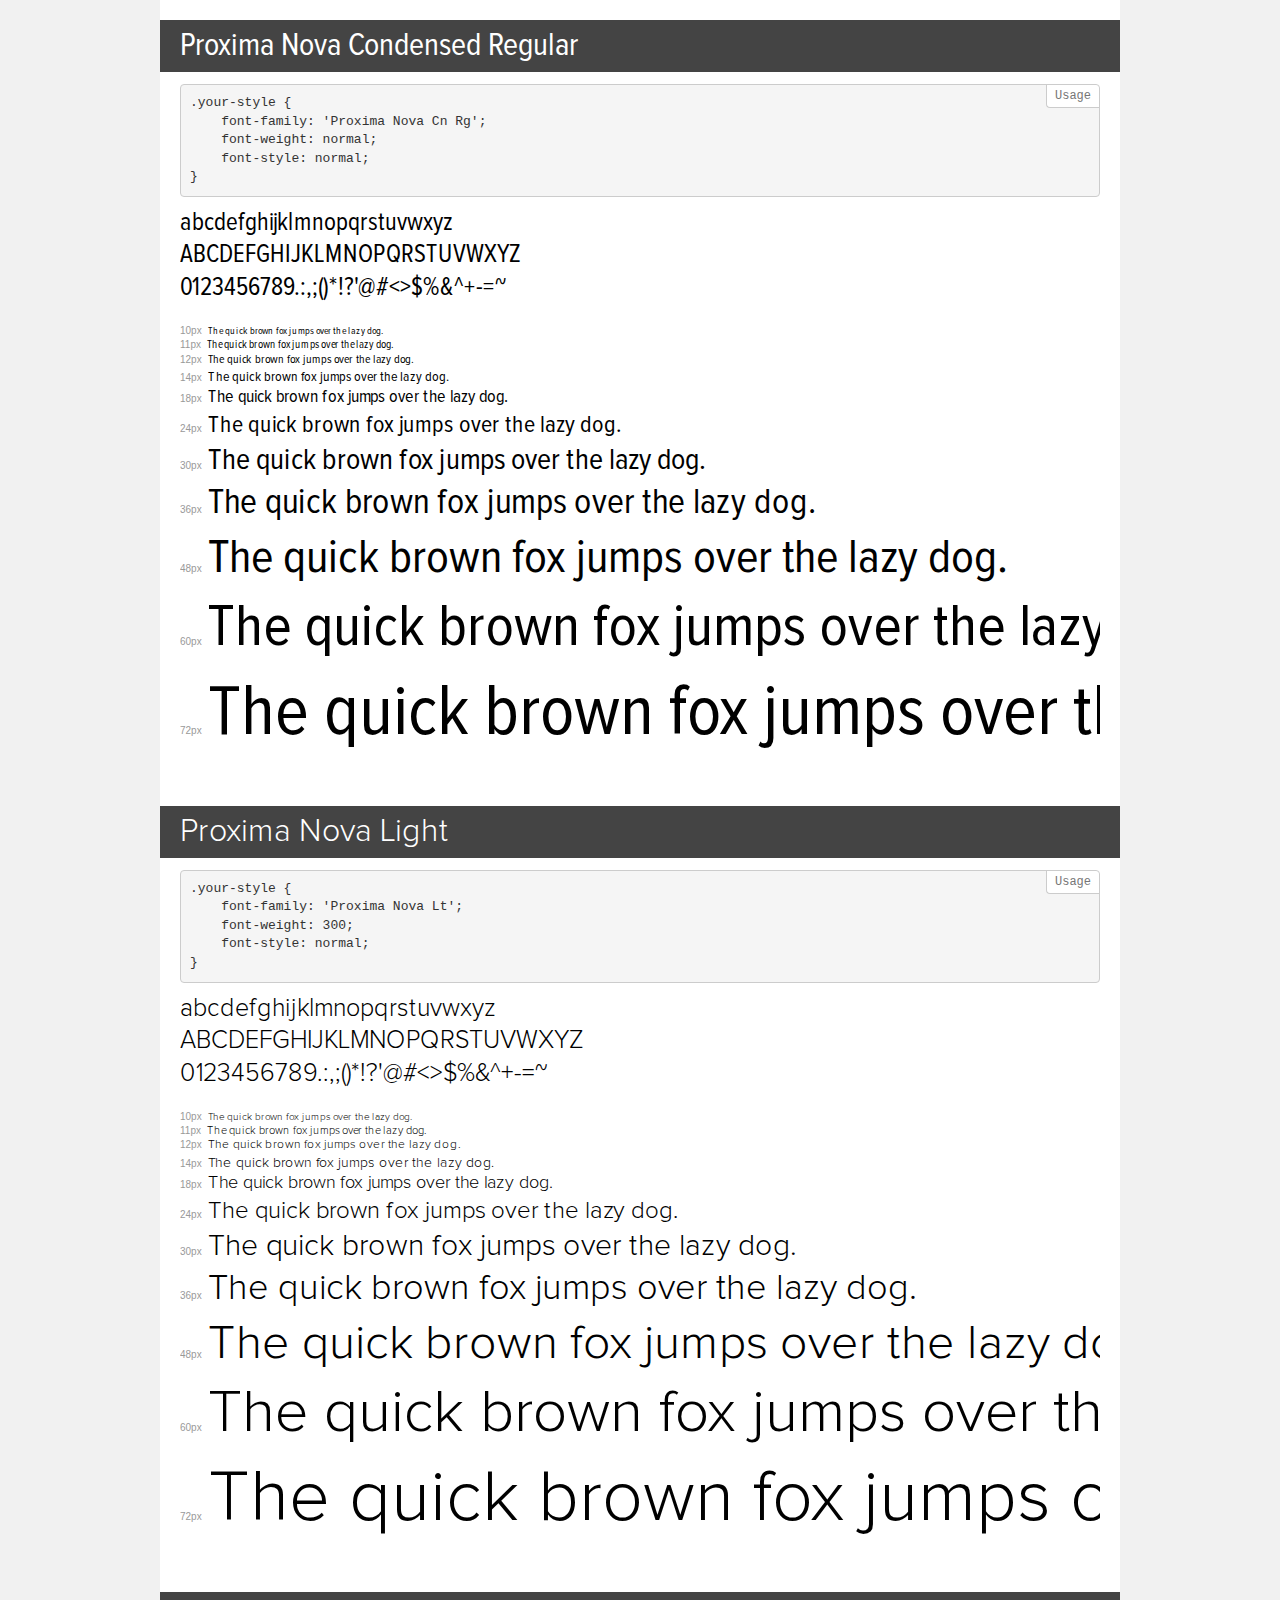
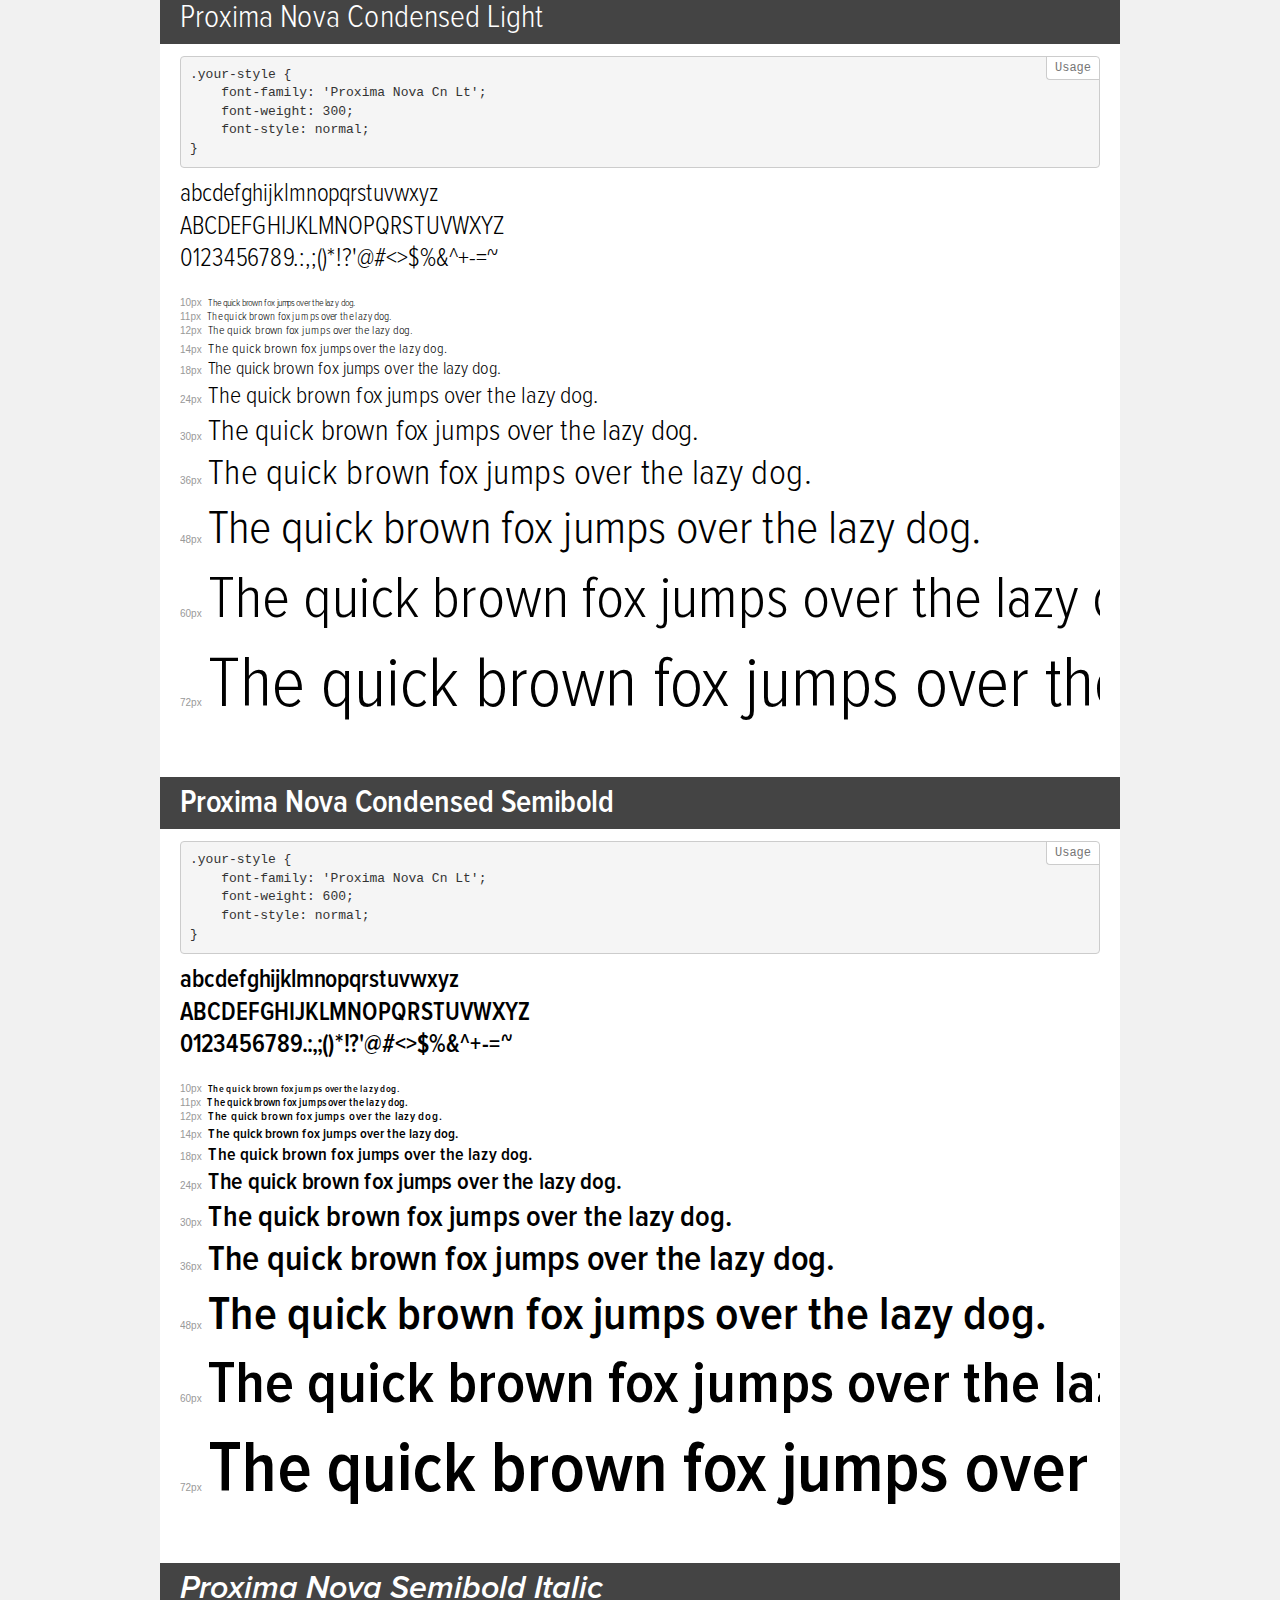
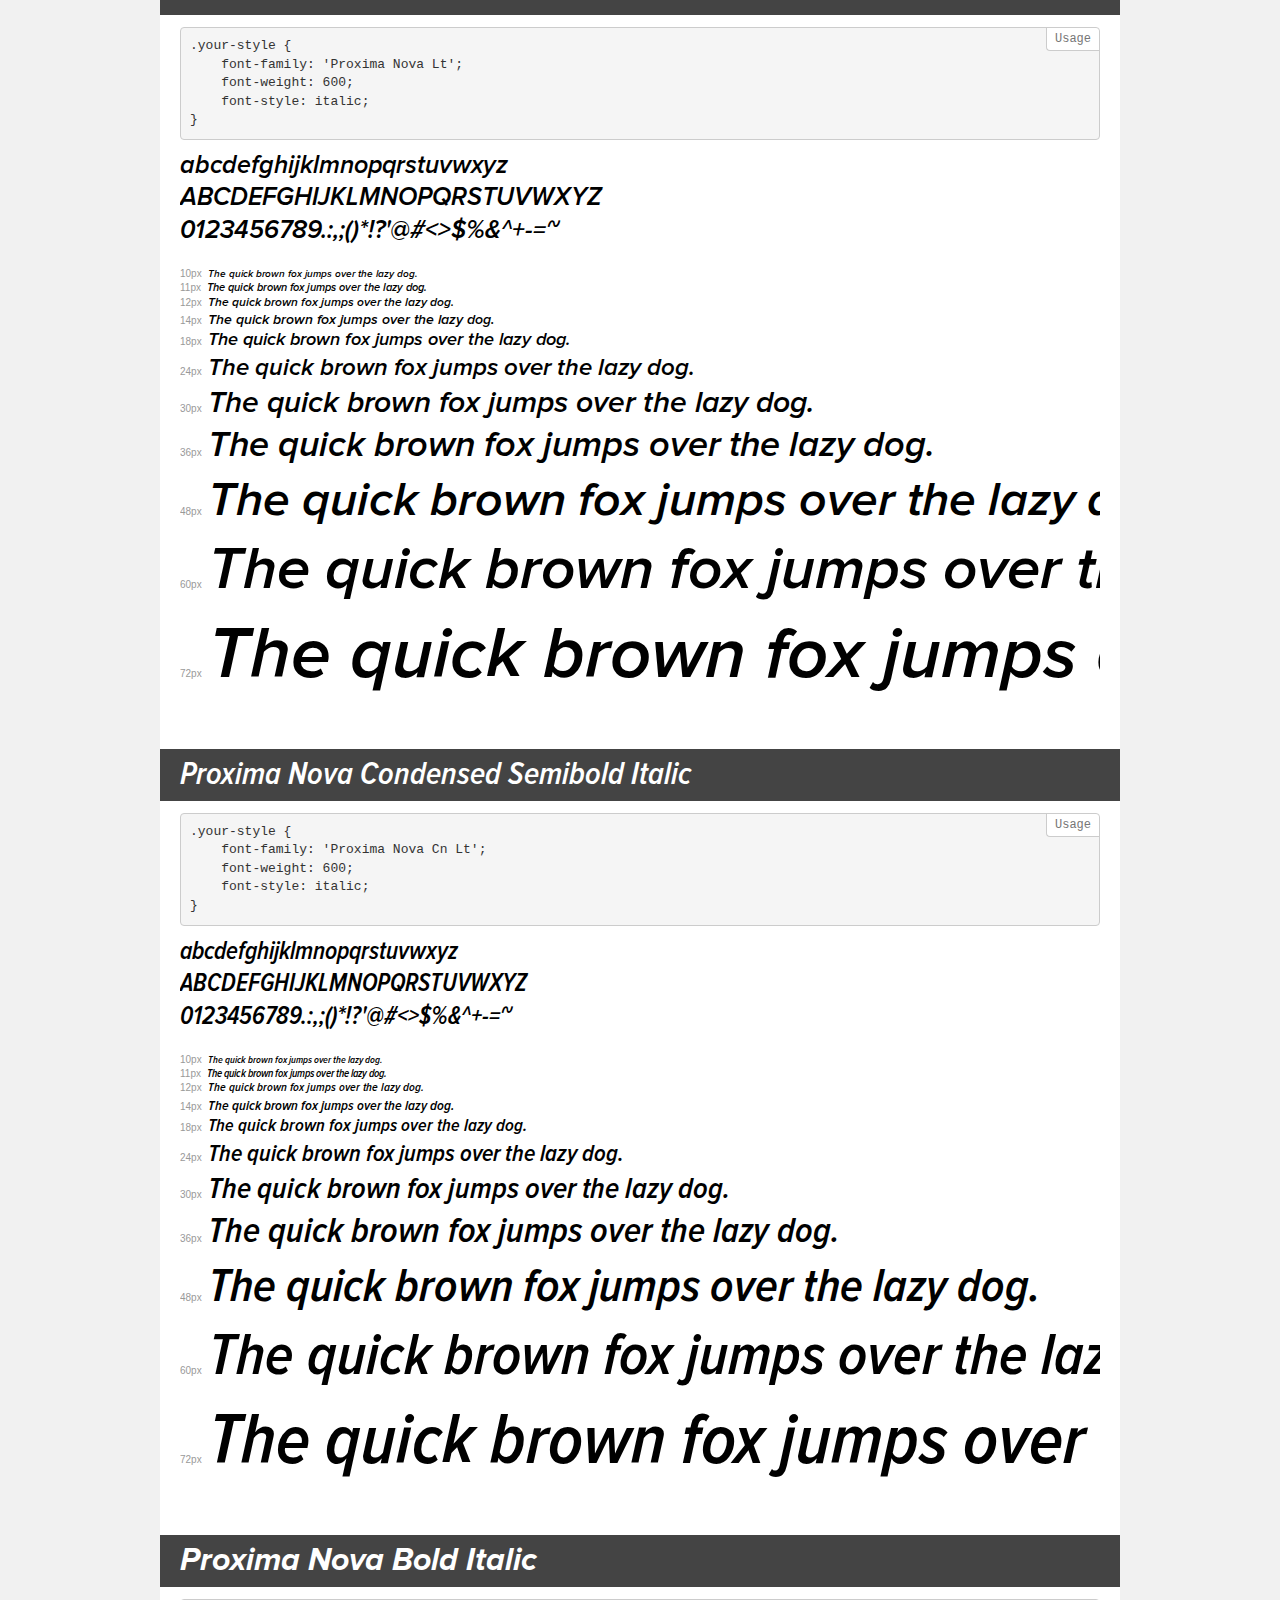
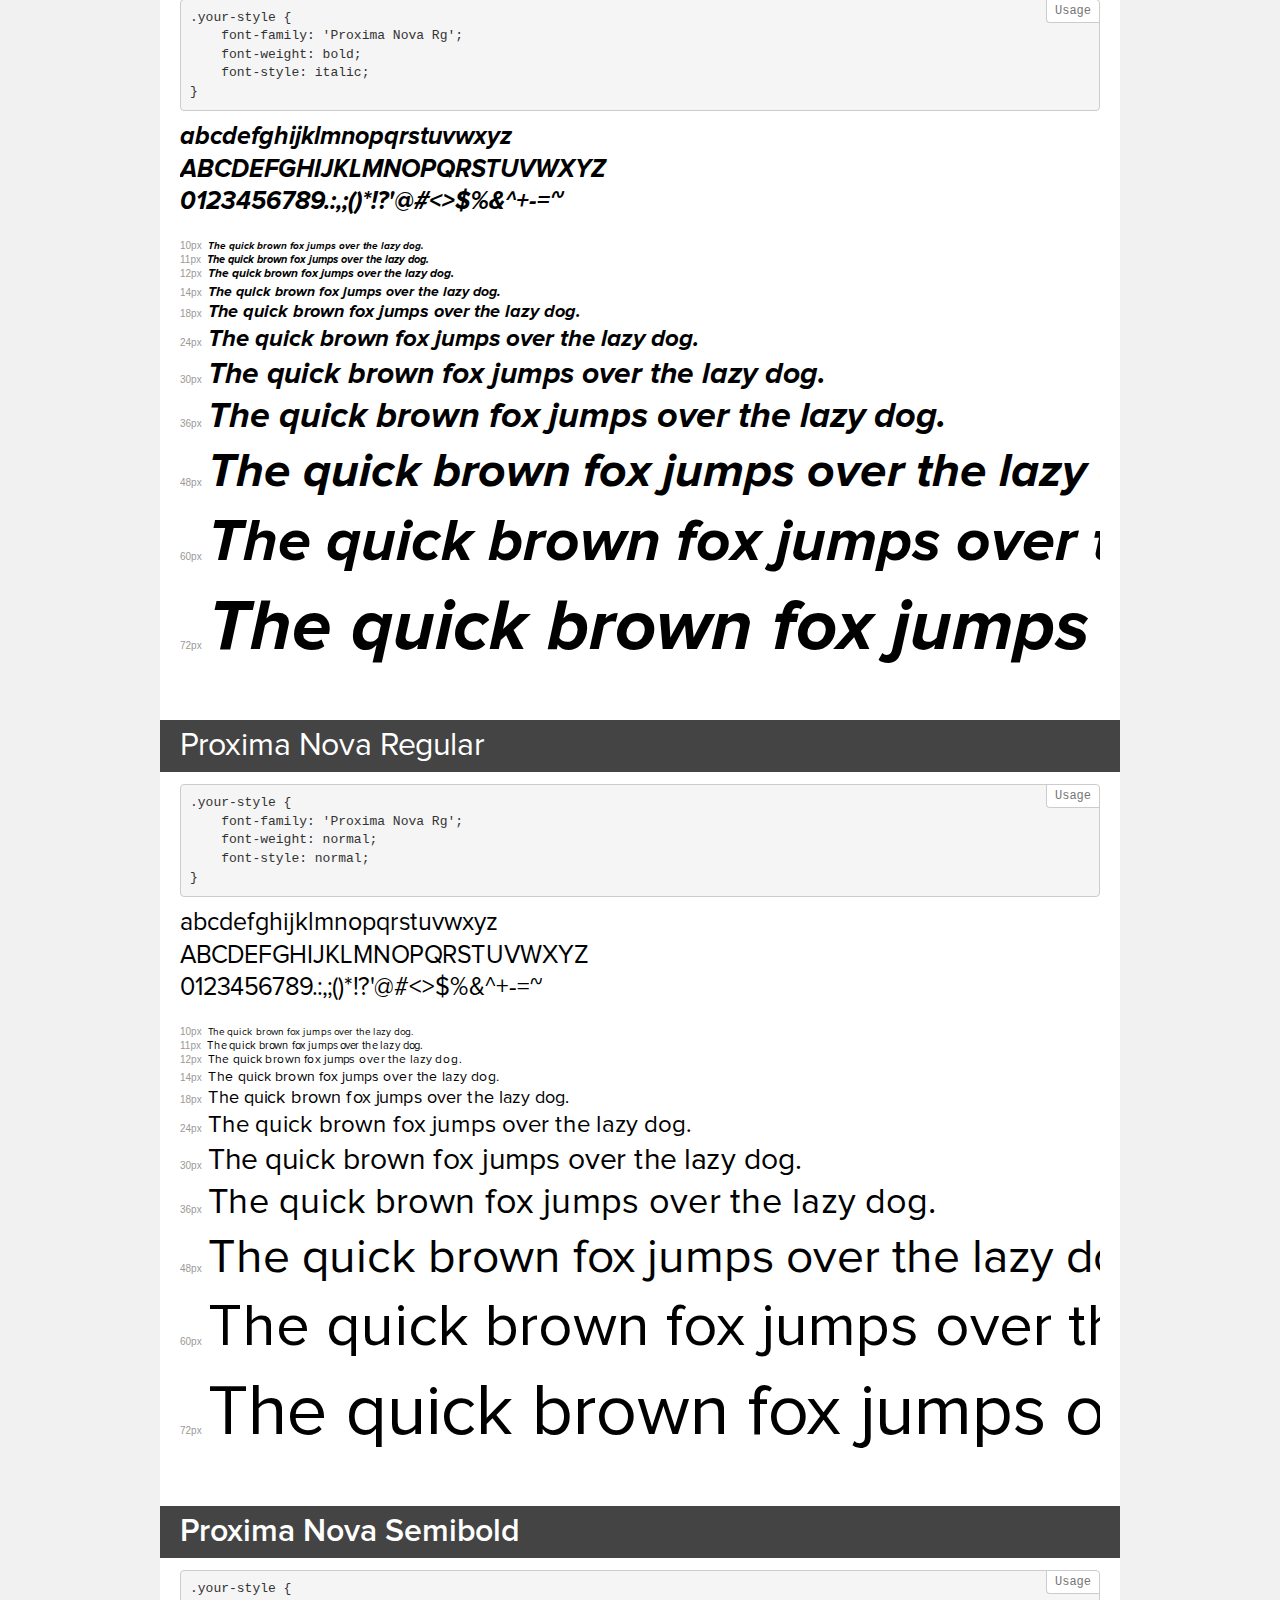
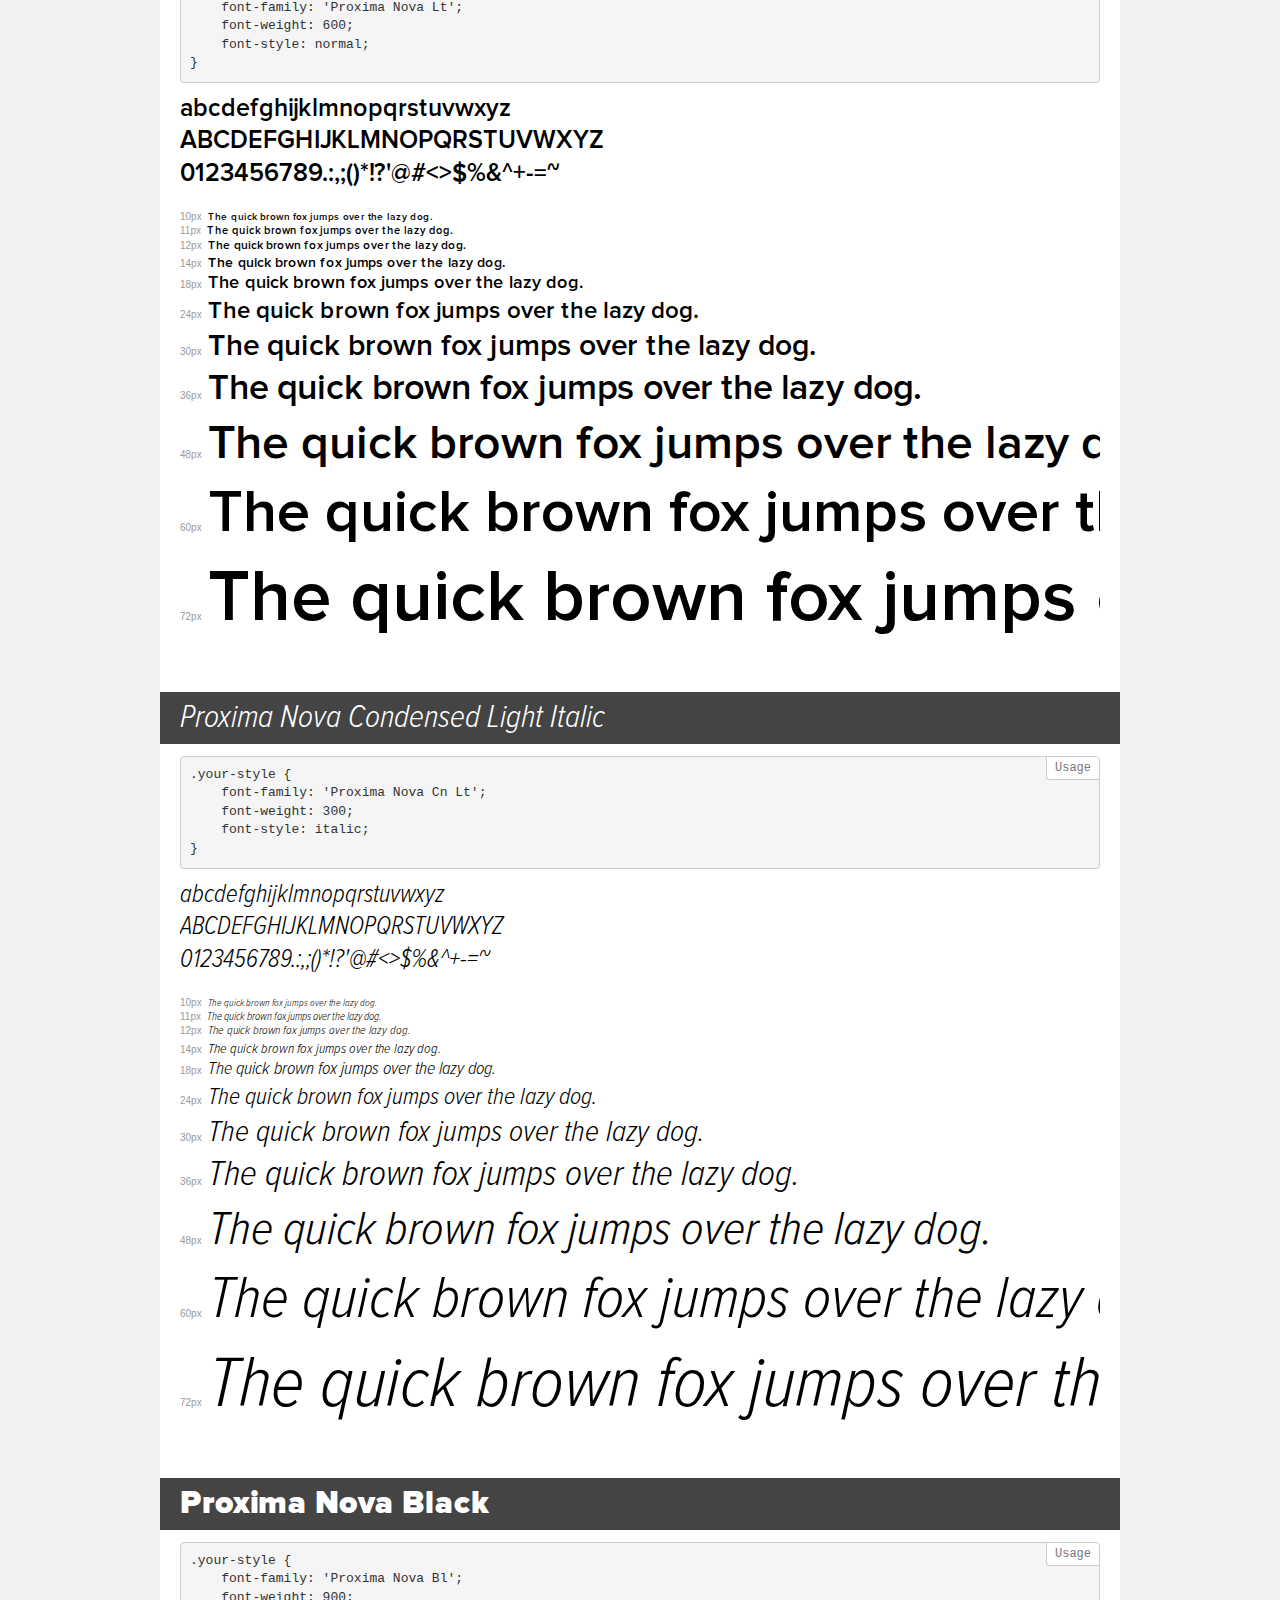
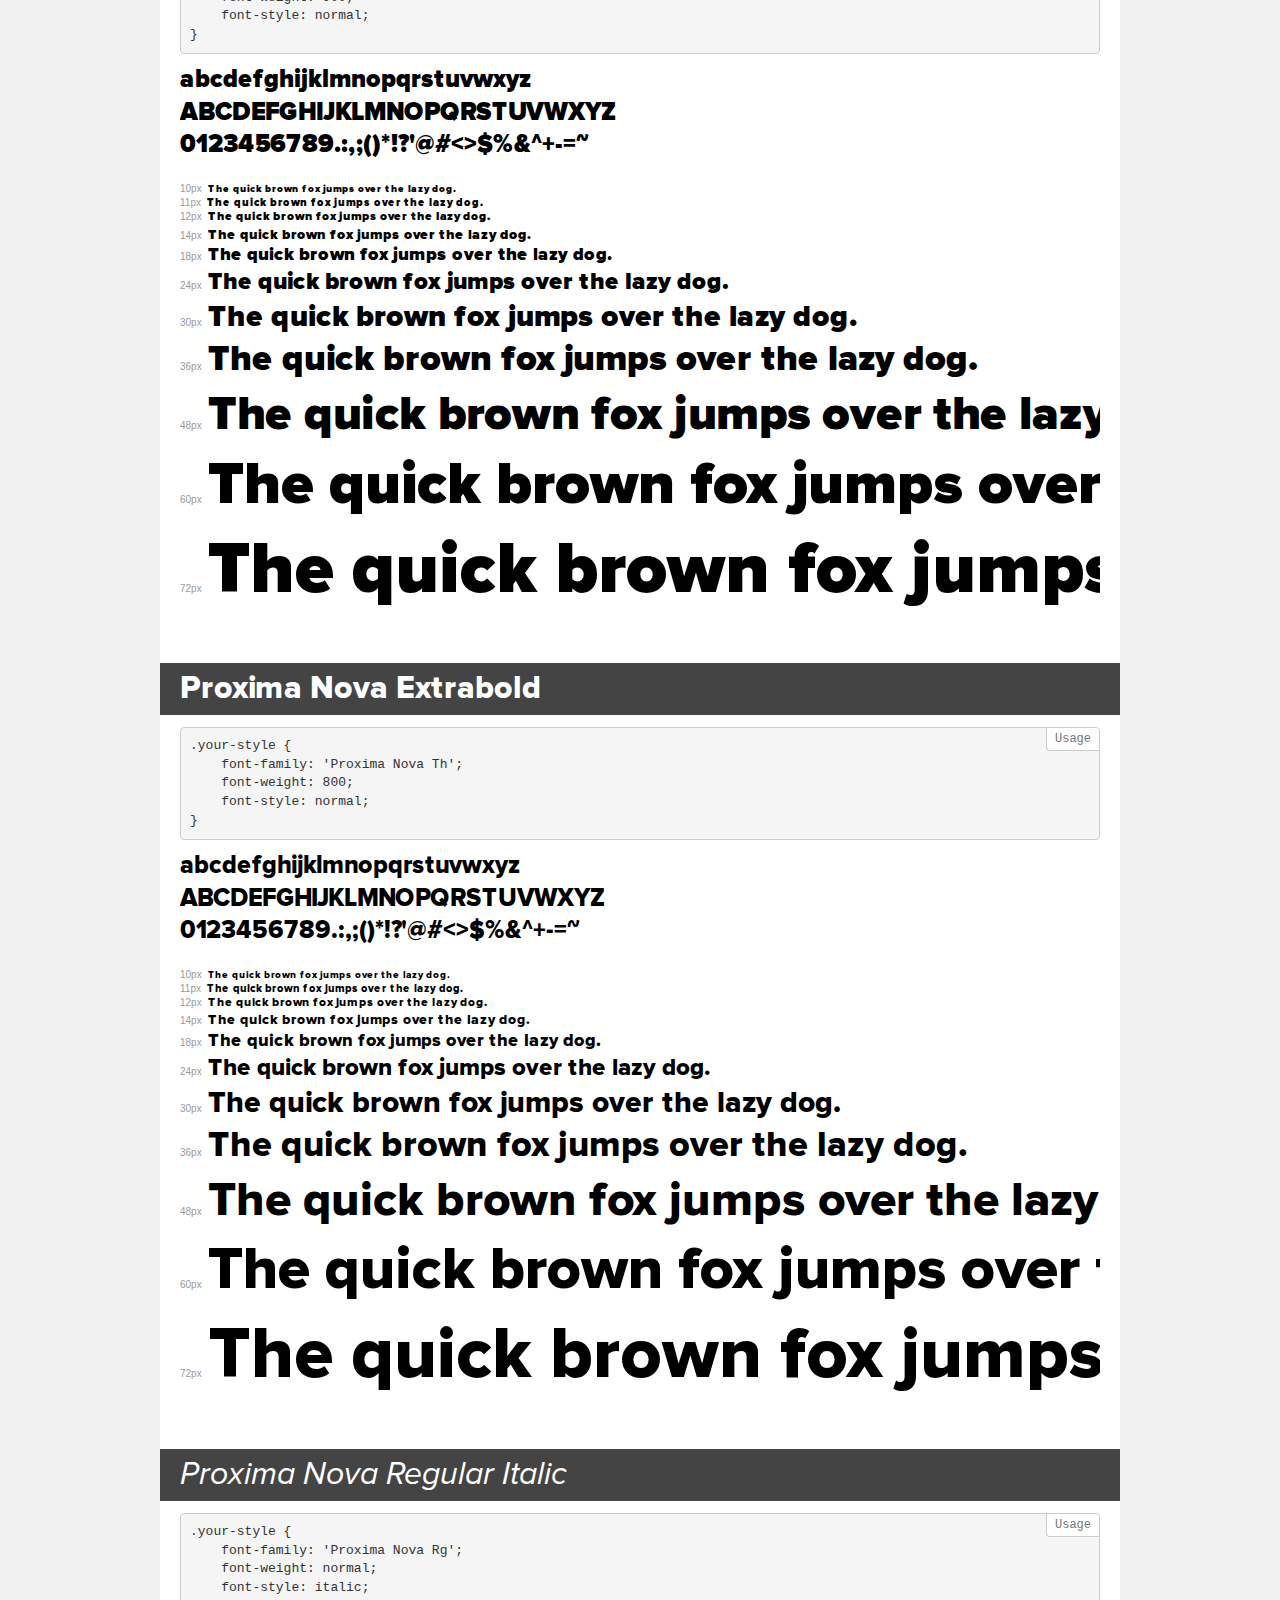
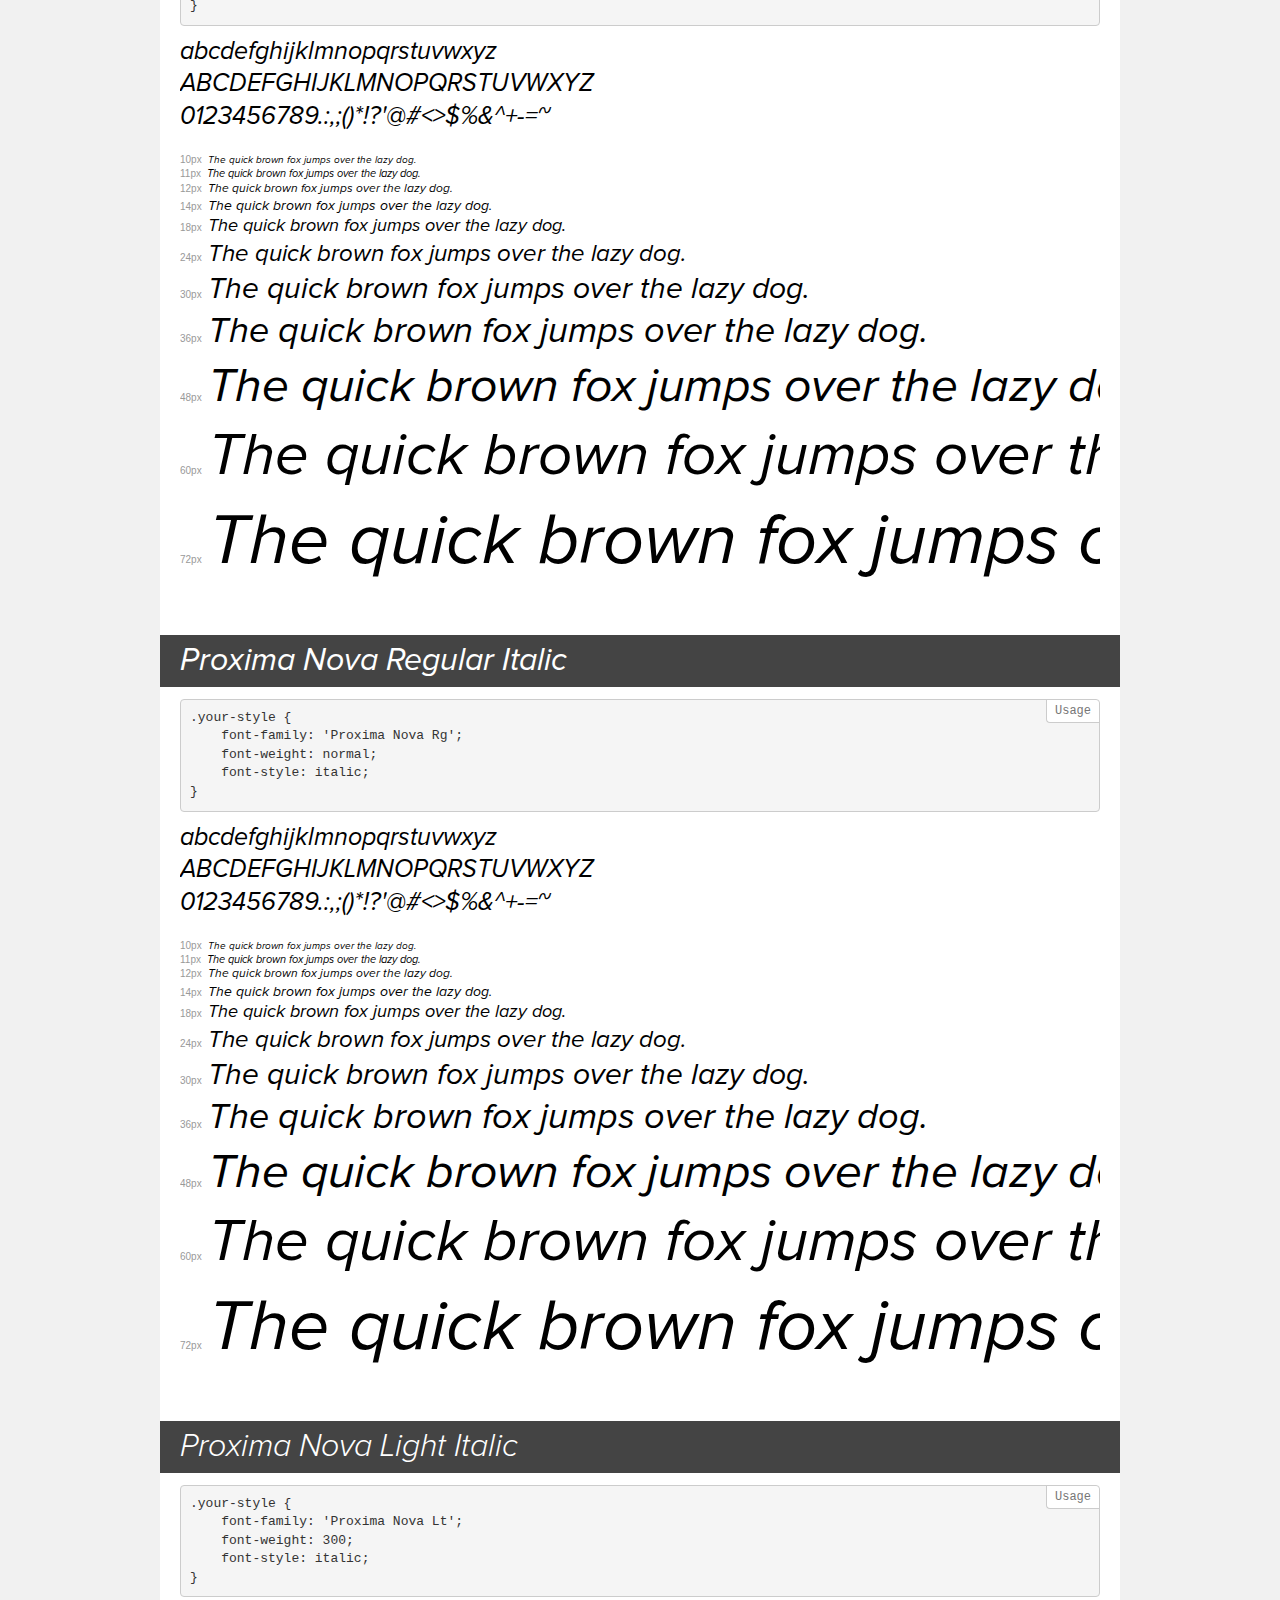
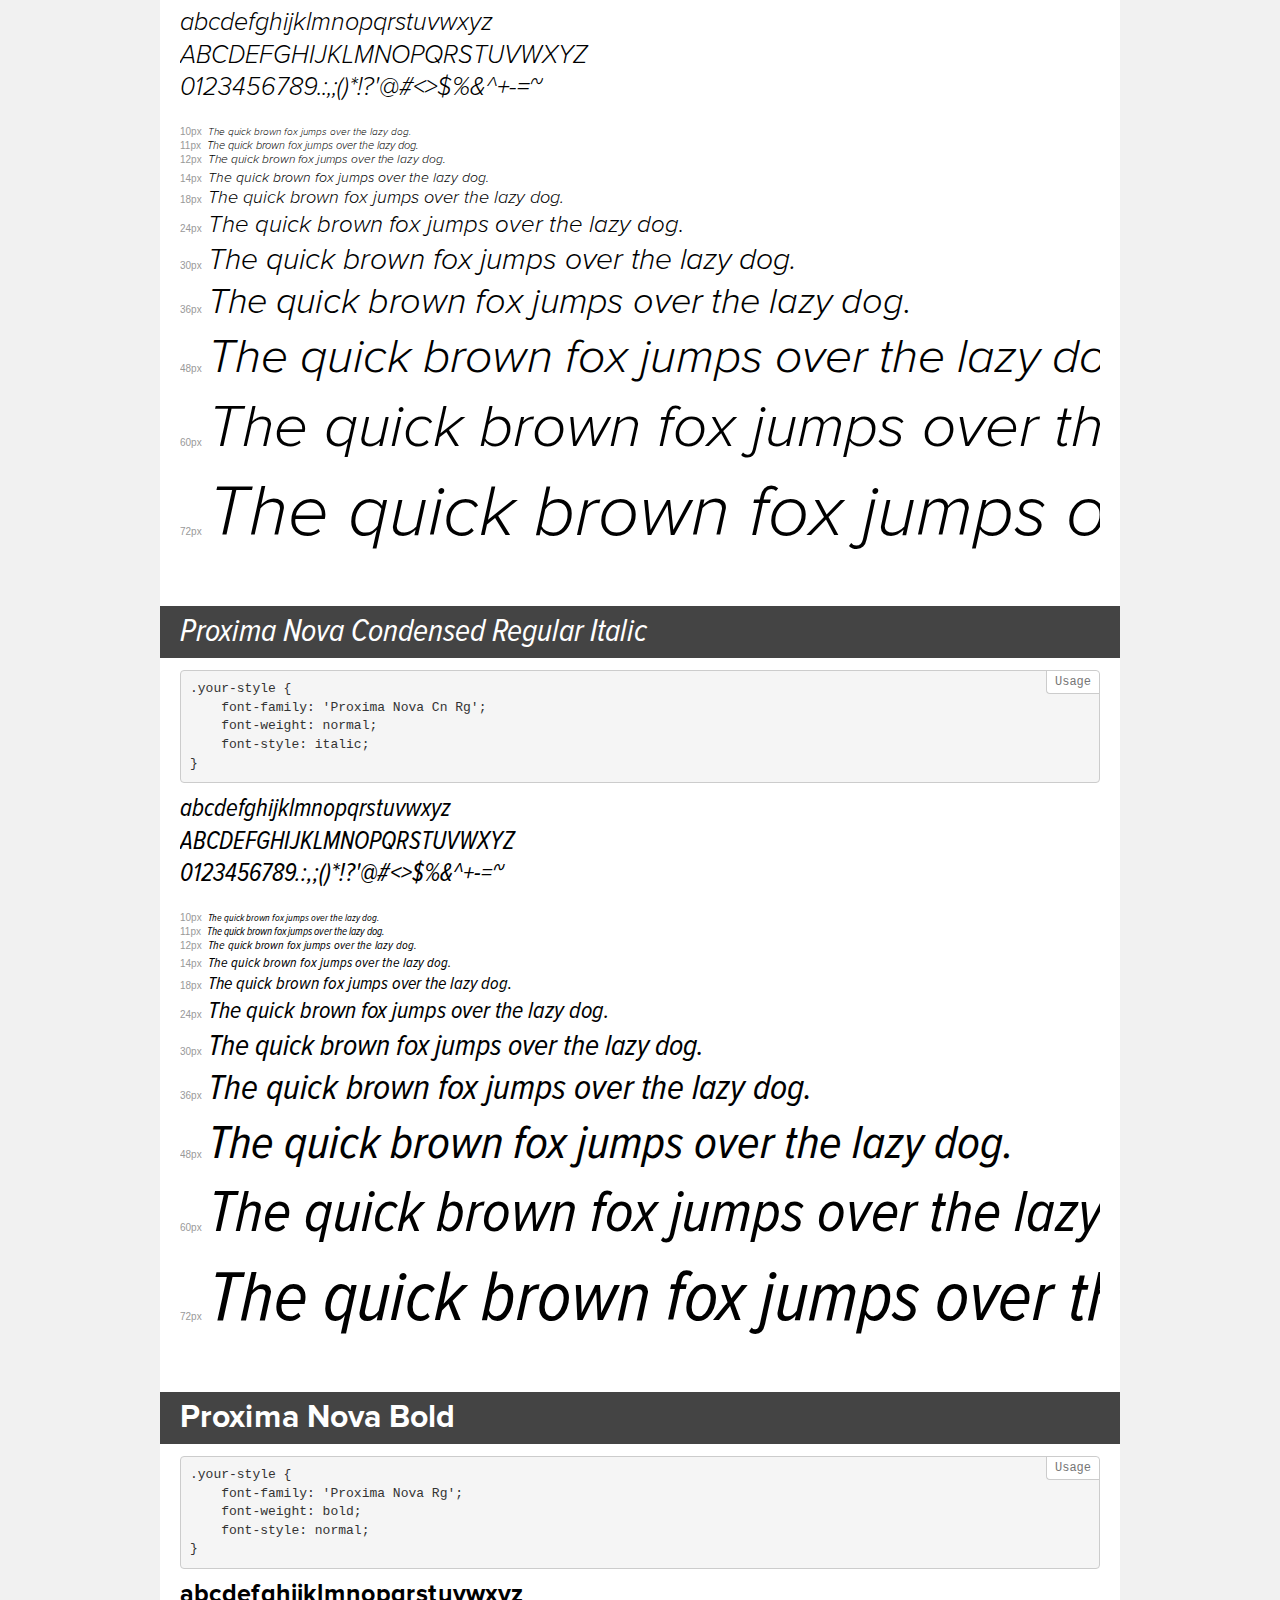
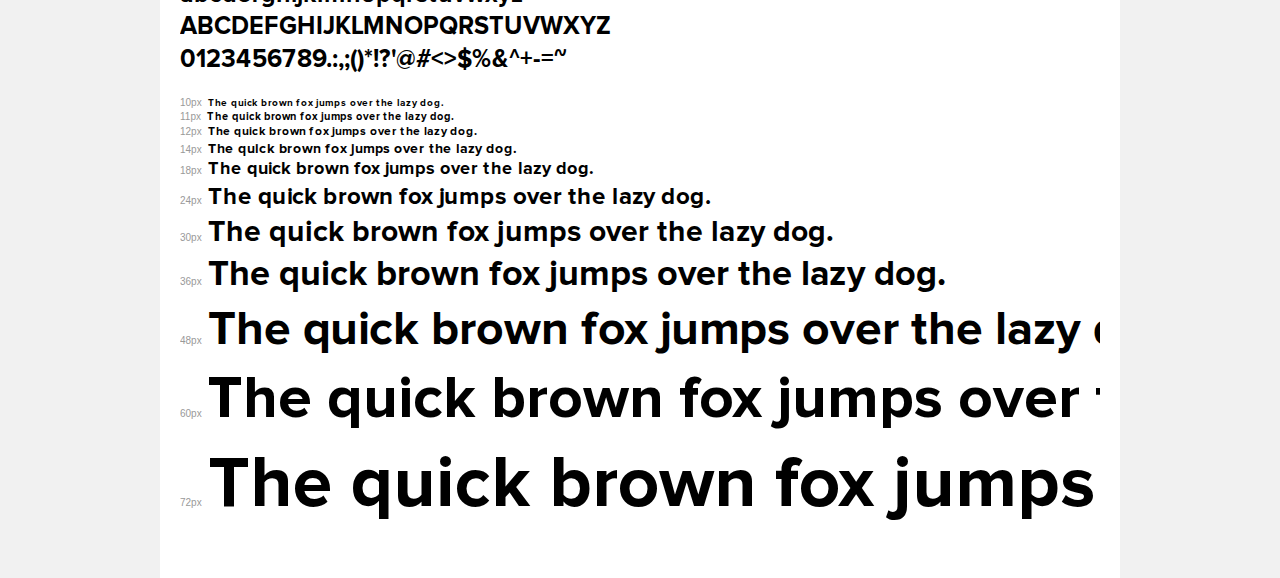
<file: fonts/demo.html>
<!DOCTYPE html>
<html>
<head>
    <meta charset="utf-8">
    <meta http-equiv="X-UA-Compatible" content="IE=edge">
    <meta name="viewport" content="width=device-width, initial-scale=1">
    <meta name="robots" content="noindex, noarchive">
    <title>Transfonter demo</title>
    <link href="stylesheet.css" rel="stylesheet">
    <style>
        /*
        http://meyerweb.com/eric/tools/css/reset/
        v2.0 | 20110126
        License: none (public domain)
        */
        html, body, div, span, applet, object, iframe,
        h1, h2, h3, h4, h5, h6, p, blockquote, pre,
        a, abbr, acronym, address, big, cite, code,
        del, dfn, em, img, ins, kbd, q, s, samp,
        small, strike, strong, sub, sup, tt, var,
        b, u, i, center,
        dl, dt, dd, ol, ul, li,
        fieldset, form, label, legend,
        table, caption, tbody, tfoot, thead, tr, th, td,
        article, aside, canvas, details, embed,
        figure, figcaption, footer, header, hgroup,
        menu, nav, output, ruby, section, summary,
        time, mark, audio, video {
            margin: 0;
            padding: 0;
            border: 0;
            font-size: 100%;
            font: inherit;
            vertical-align: baseline;
        }
        /* HTML5 display-role reset for older browsers */
        article, aside, details, figcaption, figure,
        footer, header, hgroup, menu, nav, section {
            display: block;
        }
        body {
            line-height: 1;
        }
        ol, ul {
            list-style: none;
        }
        blockquote, q {
            quotes: none;
        }
        blockquote:before, blockquote:after,
        q:before, q:after {
            content: '';
            content: none;
        }
        table {
            border-collapse: collapse;
            border-spacing: 0;
        }
        /* common styles */
        body {
            background: #f1f1f1;
            color: #000;
        }
        .page {
            background: #fff;
            width: 920px;
            margin: 0 auto;
            padding: 20px 20px 0 20px;
            overflow: hidden;
        }
        .font-container {
            overflow-x: auto;
            overflow-y: hidden;
            margin-bottom: 40px;
            line-height: 1.3;
            white-space: nowrap;
            padding-bottom: 5px;
        }
        h1 {
            position: relative;
            background: #444;
            font-size: 32px;
            color: #fff;
            padding: 10px 20px;
            margin: 0 -20px 12px -20px;
        }
        .letters {
            font-size: 25px;
            margin-bottom: 20px;
        }
        .s10:before {
            content: '10px';
        }
        .s11:before {
            content: '11px';
        }
        .s12:before {
            content: '12px';
        }
        .s14:before {
            content: '14px';
        }
        .s18:before {
            content: '18px';
        }
        .s24:before {
            content: '24px';
        }
        .s30:before {
            content: '30px';
        }
        .s36:before {
            content: '36px';
        }
        .s48:before {
            content: '48px';
        }
        .s60:before {
            content: '60px';
        }
        .s72:before {
            content: '72px';
        }
        .s10:before, .s11:before, .s12:before, .s14:before,
        .s18:before, .s24:before, .s30:before, .s36:before,
        .s48:before, .s60:before, .s72:before {
            font-family: Arial, sans-serif;
            font-size: 10px;
            font-weight: normal;
            font-style: normal;
            color: #999;
            padding-right: 6px;
        }
        pre {
            display: block;
            position: relative;
            padding: 9px;
            margin: 0 0 10px;
            font-family: Monaco, Menlo, Consolas, "Courier New", monospace !important;
            font-size: 13px;
            line-height: 1.428571429;
            color: #333;
            font-weight: normal !important;
            font-style: normal !important;
            background-color: #f5f5f5;
            border: 1px solid #ccc;
            overflow-x: auto;
            border-radius: 4px;
        }
        pre:after {
            display: block;
            position: absolute;
            right: 0;
            top: 0;
            content: 'Usage';
            line-height: 1;
            padding: 5px 8px;
            font-size: 12px;
            color: #767676;
            background-color: #fff;
            border: 1px solid #ccc;
            border-right: none;
            border-top: none;
            border-radius: 0 4px 0 4px;
            z-index: 10;
        }
        /* responsive */
        @media (max-width: 959px) {
            .page {
                width: auto;
                margin: 0;
            }
        }
    </style>
</head>
<body>
<div class="page">
    <div class="demo" style="font-family: 'Proxima Nova Cn Rg'; font-weight: normal; font-style: normal;">
        <h1>Proxima Nova Condensed Regular</h1>
        <pre>.your-style {
    font-family: 'Proxima Nova Cn Rg';
    font-weight: normal;
    font-style: normal;
}</pre>
        <div class="font-container">
            <p class="letters">
                abcdefghijklmnopqrstuvwxyz<br>
ABCDEFGHIJKLMNOPQRSTUVWXYZ<br>
                0123456789.:,;()*!?'@#<>$%&^+-=~
            </p>
            <p class="s10" style="font-size: 10px;">The quick brown fox jumps over the lazy dog.</p>
            <p class="s11" style="font-size: 11px;">The quick brown fox jumps over the lazy dog.</p>
            <p class="s12" style="font-size: 12px;">The quick brown fox jumps over the lazy dog.</p>
            <p class="s14" style="font-size: 14px;">The quick brown fox jumps over the lazy dog.</p>
            <p class="s18" style="font-size: 18px;">The quick brown fox jumps over the lazy dog.</p>
            <p class="s24" style="font-size: 24px;">The quick brown fox jumps over the lazy dog.</p>
            <p class="s30" style="font-size: 30px;">The quick brown fox jumps over the lazy dog.</p>
            <p class="s36" style="font-size: 36px;">The quick brown fox jumps over the lazy dog.</p>
            <p class="s48" style="font-size: 48px;">The quick brown fox jumps over the lazy dog.</p>
            <p class="s60" style="font-size: 60px;">The quick brown fox jumps over the lazy dog.</p>
            <p class="s72" style="font-size: 72px;">The quick brown fox jumps over the lazy dog.</p>
        </div>
    </div>
    <div class="demo" style="font-family: 'Proxima Nova Lt'; font-weight: 300; font-style: normal;">
        <h1>Proxima Nova Light</h1>
        <pre>.your-style {
    font-family: 'Proxima Nova Lt';
    font-weight: 300;
    font-style: normal;
}</pre>
        <div class="font-container">
            <p class="letters">
                abcdefghijklmnopqrstuvwxyz<br>
ABCDEFGHIJKLMNOPQRSTUVWXYZ<br>
                0123456789.:,;()*!?'@#<>$%&^+-=~
            </p>
            <p class="s10" style="font-size: 10px;">The quick brown fox jumps over the lazy dog.</p>
            <p class="s11" style="font-size: 11px;">The quick brown fox jumps over the lazy dog.</p>
            <p class="s12" style="font-size: 12px;">The quick brown fox jumps over the lazy dog.</p>
            <p class="s14" style="font-size: 14px;">The quick brown fox jumps over the lazy dog.</p>
            <p class="s18" style="font-size: 18px;">The quick brown fox jumps over the lazy dog.</p>
            <p class="s24" style="font-size: 24px;">The quick brown fox jumps over the lazy dog.</p>
            <p class="s30" style="font-size: 30px;">The quick brown fox jumps over the lazy dog.</p>
            <p class="s36" style="font-size: 36px;">The quick brown fox jumps over the lazy dog.</p>
            <p class="s48" style="font-size: 48px;">The quick brown fox jumps over the lazy dog.</p>
            <p class="s60" style="font-size: 60px;">The quick brown fox jumps over the lazy dog.</p>
            <p class="s72" style="font-size: 72px;">The quick brown fox jumps over the lazy dog.</p>
        </div>
    </div>
    <div class="demo" style="font-family: 'Proxima Nova Cn Lt'; font-weight: 300; font-style: normal;">
        <h1>Proxima Nova Condensed Light</h1>
        <pre>.your-style {
    font-family: 'Proxima Nova Cn Lt';
    font-weight: 300;
    font-style: normal;
}</pre>
        <div class="font-container">
            <p class="letters">
                abcdefghijklmnopqrstuvwxyz<br>
ABCDEFGHIJKLMNOPQRSTUVWXYZ<br>
                0123456789.:,;()*!?'@#<>$%&^+-=~
            </p>
            <p class="s10" style="font-size: 10px;">The quick brown fox jumps over the lazy dog.</p>
            <p class="s11" style="font-size: 11px;">The quick brown fox jumps over the lazy dog.</p>
            <p class="s12" style="font-size: 12px;">The quick brown fox jumps over the lazy dog.</p>
            <p class="s14" style="font-size: 14px;">The quick brown fox jumps over the lazy dog.</p>
            <p class="s18" style="font-size: 18px;">The quick brown fox jumps over the lazy dog.</p>
            <p class="s24" style="font-size: 24px;">The quick brown fox jumps over the lazy dog.</p>
            <p class="s30" style="font-size: 30px;">The quick brown fox jumps over the lazy dog.</p>
            <p class="s36" style="font-size: 36px;">The quick brown fox jumps over the lazy dog.</p>
            <p class="s48" style="font-size: 48px;">The quick brown fox jumps over the lazy dog.</p>
            <p class="s60" style="font-size: 60px;">The quick brown fox jumps over the lazy dog.</p>
            <p class="s72" style="font-size: 72px;">The quick brown fox jumps over the lazy dog.</p>
        </div>
    </div>
    <div class="demo" style="font-family: 'Proxima Nova Cn Lt'; font-weight: 600; font-style: normal;">
        <h1>Proxima Nova Condensed Semibold</h1>
        <pre>.your-style {
    font-family: 'Proxima Nova Cn Lt';
    font-weight: 600;
    font-style: normal;
}</pre>
        <div class="font-container">
            <p class="letters">
                abcdefghijklmnopqrstuvwxyz<br>
ABCDEFGHIJKLMNOPQRSTUVWXYZ<br>
                0123456789.:,;()*!?'@#<>$%&^+-=~
            </p>
            <p class="s10" style="font-size: 10px;">The quick brown fox jumps over the lazy dog.</p>
            <p class="s11" style="font-size: 11px;">The quick brown fox jumps over the lazy dog.</p>
            <p class="s12" style="font-size: 12px;">The quick brown fox jumps over the lazy dog.</p>
            <p class="s14" style="font-size: 14px;">The quick brown fox jumps over the lazy dog.</p>
            <p class="s18" style="font-size: 18px;">The quick brown fox jumps over the lazy dog.</p>
            <p class="s24" style="font-size: 24px;">The quick brown fox jumps over the lazy dog.</p>
            <p class="s30" style="font-size: 30px;">The quick brown fox jumps over the lazy dog.</p>
            <p class="s36" style="font-size: 36px;">The quick brown fox jumps over the lazy dog.</p>
            <p class="s48" style="font-size: 48px;">The quick brown fox jumps over the lazy dog.</p>
            <p class="s60" style="font-size: 60px;">The quick brown fox jumps over the lazy dog.</p>
            <p class="s72" style="font-size: 72px;">The quick brown fox jumps over the lazy dog.</p>
        </div>
    </div>
    <div class="demo" style="font-family: 'Proxima Nova Lt'; font-weight: 600; font-style: italic;">
        <h1>Proxima Nova Semibold Italic</h1>
        <pre>.your-style {
    font-family: 'Proxima Nova Lt';
    font-weight: 600;
    font-style: italic;
}</pre>
        <div class="font-container">
            <p class="letters">
                abcdefghijklmnopqrstuvwxyz<br>
ABCDEFGHIJKLMNOPQRSTUVWXYZ<br>
                0123456789.:,;()*!?'@#<>$%&^+-=~
            </p>
            <p class="s10" style="font-size: 10px;">The quick brown fox jumps over the lazy dog.</p>
            <p class="s11" style="font-size: 11px;">The quick brown fox jumps over the lazy dog.</p>
            <p class="s12" style="font-size: 12px;">The quick brown fox jumps over the lazy dog.</p>
            <p class="s14" style="font-size: 14px;">The quick brown fox jumps over the lazy dog.</p>
            <p class="s18" style="font-size: 18px;">The quick brown fox jumps over the lazy dog.</p>
            <p class="s24" style="font-size: 24px;">The quick brown fox jumps over the lazy dog.</p>
            <p class="s30" style="font-size: 30px;">The quick brown fox jumps over the lazy dog.</p>
            <p class="s36" style="font-size: 36px;">The quick brown fox jumps over the lazy dog.</p>
            <p class="s48" style="font-size: 48px;">The quick brown fox jumps over the lazy dog.</p>
            <p class="s60" style="font-size: 60px;">The quick brown fox jumps over the lazy dog.</p>
            <p class="s72" style="font-size: 72px;">The quick brown fox jumps over the lazy dog.</p>
        </div>
    </div>
    <div class="demo" style="font-family: 'Proxima Nova Cn Lt'; font-weight: 600; font-style: italic;">
        <h1>Proxima Nova Condensed Semibold Italic</h1>
        <pre>.your-style {
    font-family: 'Proxima Nova Cn Lt';
    font-weight: 600;
    font-style: italic;
}</pre>
        <div class="font-container">
            <p class="letters">
                abcdefghijklmnopqrstuvwxyz<br>
ABCDEFGHIJKLMNOPQRSTUVWXYZ<br>
                0123456789.:,;()*!?'@#<>$%&^+-=~
            </p>
            <p class="s10" style="font-size: 10px;">The quick brown fox jumps over the lazy dog.</p>
            <p class="s11" style="font-size: 11px;">The quick brown fox jumps over the lazy dog.</p>
            <p class="s12" style="font-size: 12px;">The quick brown fox jumps over the lazy dog.</p>
            <p class="s14" style="font-size: 14px;">The quick brown fox jumps over the lazy dog.</p>
            <p class="s18" style="font-size: 18px;">The quick brown fox jumps over the lazy dog.</p>
            <p class="s24" style="font-size: 24px;">The quick brown fox jumps over the lazy dog.</p>
            <p class="s30" style="font-size: 30px;">The quick brown fox jumps over the lazy dog.</p>
            <p class="s36" style="font-size: 36px;">The quick brown fox jumps over the lazy dog.</p>
            <p class="s48" style="font-size: 48px;">The quick brown fox jumps over the lazy dog.</p>
            <p class="s60" style="font-size: 60px;">The quick brown fox jumps over the lazy dog.</p>
            <p class="s72" style="font-size: 72px;">The quick brown fox jumps over the lazy dog.</p>
        </div>
    </div>
    <div class="demo" style="font-family: 'Proxima Nova Rg'; font-weight: bold; font-style: italic;">
        <h1>Proxima Nova Bold Italic</h1>
        <pre>.your-style {
    font-family: 'Proxima Nova Rg';
    font-weight: bold;
    font-style: italic;
}</pre>
        <div class="font-container">
            <p class="letters">
                abcdefghijklmnopqrstuvwxyz<br>
ABCDEFGHIJKLMNOPQRSTUVWXYZ<br>
                0123456789.:,;()*!?'@#<>$%&^+-=~
            </p>
            <p class="s10" style="font-size: 10px;">The quick brown fox jumps over the lazy dog.</p>
            <p class="s11" style="font-size: 11px;">The quick brown fox jumps over the lazy dog.</p>
            <p class="s12" style="font-size: 12px;">The quick brown fox jumps over the lazy dog.</p>
            <p class="s14" style="font-size: 14px;">The quick brown fox jumps over the lazy dog.</p>
            <p class="s18" style="font-size: 18px;">The quick brown fox jumps over the lazy dog.</p>
            <p class="s24" style="font-size: 24px;">The quick brown fox jumps over the lazy dog.</p>
            <p class="s30" style="font-size: 30px;">The quick brown fox jumps over the lazy dog.</p>
            <p class="s36" style="font-size: 36px;">The quick brown fox jumps over the lazy dog.</p>
            <p class="s48" style="font-size: 48px;">The quick brown fox jumps over the lazy dog.</p>
            <p class="s60" style="font-size: 60px;">The quick brown fox jumps over the lazy dog.</p>
            <p class="s72" style="font-size: 72px;">The quick brown fox jumps over the lazy dog.</p>
        </div>
    </div>
    <div class="demo" style="font-family: 'Proxima Nova Rg'; font-weight: normal; font-style: normal;">
        <h1>Proxima Nova Regular</h1>
        <pre>.your-style {
    font-family: 'Proxima Nova Rg';
    font-weight: normal;
    font-style: normal;
}</pre>
        <div class="font-container">
            <p class="letters">
                abcdefghijklmnopqrstuvwxyz<br>
ABCDEFGHIJKLMNOPQRSTUVWXYZ<br>
                0123456789.:,;()*!?'@#<>$%&^+-=~
            </p>
            <p class="s10" style="font-size: 10px;">The quick brown fox jumps over the lazy dog.</p>
            <p class="s11" style="font-size: 11px;">The quick brown fox jumps over the lazy dog.</p>
            <p class="s12" style="font-size: 12px;">The quick brown fox jumps over the lazy dog.</p>
            <p class="s14" style="font-size: 14px;">The quick brown fox jumps over the lazy dog.</p>
            <p class="s18" style="font-size: 18px;">The quick brown fox jumps over the lazy dog.</p>
            <p class="s24" style="font-size: 24px;">The quick brown fox jumps over the lazy dog.</p>
            <p class="s30" style="font-size: 30px;">The quick brown fox jumps over the lazy dog.</p>
            <p class="s36" style="font-size: 36px;">The quick brown fox jumps over the lazy dog.</p>
            <p class="s48" style="font-size: 48px;">The quick brown fox jumps over the lazy dog.</p>
            <p class="s60" style="font-size: 60px;">The quick brown fox jumps over the lazy dog.</p>
            <p class="s72" style="font-size: 72px;">The quick brown fox jumps over the lazy dog.</p>
        </div>
    </div>
    <div class="demo" style="font-family: 'Proxima Nova Lt'; font-weight: 600; font-style: normal;">
        <h1>Proxima Nova Semibold</h1>
        <pre>.your-style {
    font-family: 'Proxima Nova Lt';
    font-weight: 600;
    font-style: normal;
}</pre>
        <div class="font-container">
            <p class="letters">
                abcdefghijklmnopqrstuvwxyz<br>
ABCDEFGHIJKLMNOPQRSTUVWXYZ<br>
                0123456789.:,;()*!?'@#<>$%&^+-=~
            </p>
            <p class="s10" style="font-size: 10px;">The quick brown fox jumps over the lazy dog.</p>
            <p class="s11" style="font-size: 11px;">The quick brown fox jumps over the lazy dog.</p>
            <p class="s12" style="font-size: 12px;">The quick brown fox jumps over the lazy dog.</p>
            <p class="s14" style="font-size: 14px;">The quick brown fox jumps over the lazy dog.</p>
            <p class="s18" style="font-size: 18px;">The quick brown fox jumps over the lazy dog.</p>
            <p class="s24" style="font-size: 24px;">The quick brown fox jumps over the lazy dog.</p>
            <p class="s30" style="font-size: 30px;">The quick brown fox jumps over the lazy dog.</p>
            <p class="s36" style="font-size: 36px;">The quick brown fox jumps over the lazy dog.</p>
            <p class="s48" style="font-size: 48px;">The quick brown fox jumps over the lazy dog.</p>
            <p class="s60" style="font-size: 60px;">The quick brown fox jumps over the lazy dog.</p>
            <p class="s72" style="font-size: 72px;">The quick brown fox jumps over the lazy dog.</p>
        </div>
    </div>
    <div class="demo" style="font-family: 'Proxima Nova Cn Lt'; font-weight: 300; font-style: italic;">
        <h1>Proxima Nova Condensed Light Italic</h1>
        <pre>.your-style {
    font-family: 'Proxima Nova Cn Lt';
    font-weight: 300;
    font-style: italic;
}</pre>
        <div class="font-container">
            <p class="letters">
                abcdefghijklmnopqrstuvwxyz<br>
ABCDEFGHIJKLMNOPQRSTUVWXYZ<br>
                0123456789.:,;()*!?'@#<>$%&^+-=~
            </p>
            <p class="s10" style="font-size: 10px;">The quick brown fox jumps over the lazy dog.</p>
            <p class="s11" style="font-size: 11px;">The quick brown fox jumps over the lazy dog.</p>
            <p class="s12" style="font-size: 12px;">The quick brown fox jumps over the lazy dog.</p>
            <p class="s14" style="font-size: 14px;">The quick brown fox jumps over the lazy dog.</p>
            <p class="s18" style="font-size: 18px;">The quick brown fox jumps over the lazy dog.</p>
            <p class="s24" style="font-size: 24px;">The quick brown fox jumps over the lazy dog.</p>
            <p class="s30" style="font-size: 30px;">The quick brown fox jumps over the lazy dog.</p>
            <p class="s36" style="font-size: 36px;">The quick brown fox jumps over the lazy dog.</p>
            <p class="s48" style="font-size: 48px;">The quick brown fox jumps over the lazy dog.</p>
            <p class="s60" style="font-size: 60px;">The quick brown fox jumps over the lazy dog.</p>
            <p class="s72" style="font-size: 72px;">The quick brown fox jumps over the lazy dog.</p>
        </div>
    </div>
    <div class="demo" style="font-family: 'Proxima Nova Bl'; font-weight: 900; font-style: normal;">
        <h1>Proxima Nova Black</h1>
        <pre>.your-style {
    font-family: 'Proxima Nova Bl';
    font-weight: 900;
    font-style: normal;
}</pre>
        <div class="font-container">
            <p class="letters">
                abcdefghijklmnopqrstuvwxyz<br>
ABCDEFGHIJKLMNOPQRSTUVWXYZ<br>
                0123456789.:,;()*!?'@#<>$%&^+-=~
            </p>
            <p class="s10" style="font-size: 10px;">The quick brown fox jumps over the lazy dog.</p>
            <p class="s11" style="font-size: 11px;">The quick brown fox jumps over the lazy dog.</p>
            <p class="s12" style="font-size: 12px;">The quick brown fox jumps over the lazy dog.</p>
            <p class="s14" style="font-size: 14px;">The quick brown fox jumps over the lazy dog.</p>
            <p class="s18" style="font-size: 18px;">The quick brown fox jumps over the lazy dog.</p>
            <p class="s24" style="font-size: 24px;">The quick brown fox jumps over the lazy dog.</p>
            <p class="s30" style="font-size: 30px;">The quick brown fox jumps over the lazy dog.</p>
            <p class="s36" style="font-size: 36px;">The quick brown fox jumps over the lazy dog.</p>
            <p class="s48" style="font-size: 48px;">The quick brown fox jumps over the lazy dog.</p>
            <p class="s60" style="font-size: 60px;">The quick brown fox jumps over the lazy dog.</p>
            <p class="s72" style="font-size: 72px;">The quick brown fox jumps over the lazy dog.</p>
        </div>
    </div>
    <div class="demo" style="font-family: 'Proxima Nova Th'; font-weight: 800; font-style: normal;">
        <h1>Proxima Nova Extrabold</h1>
        <pre>.your-style {
    font-family: 'Proxima Nova Th';
    font-weight: 800;
    font-style: normal;
}</pre>
        <div class="font-container">
            <p class="letters">
                abcdefghijklmnopqrstuvwxyz<br>
ABCDEFGHIJKLMNOPQRSTUVWXYZ<br>
                0123456789.:,;()*!?'@#<>$%&^+-=~
            </p>
            <p class="s10" style="font-size: 10px;">The quick brown fox jumps over the lazy dog.</p>
            <p class="s11" style="font-size: 11px;">The quick brown fox jumps over the lazy dog.</p>
            <p class="s12" style="font-size: 12px;">The quick brown fox jumps over the lazy dog.</p>
            <p class="s14" style="font-size: 14px;">The quick brown fox jumps over the lazy dog.</p>
            <p class="s18" style="font-size: 18px;">The quick brown fox jumps over the lazy dog.</p>
            <p class="s24" style="font-size: 24px;">The quick brown fox jumps over the lazy dog.</p>
            <p class="s30" style="font-size: 30px;">The quick brown fox jumps over the lazy dog.</p>
            <p class="s36" style="font-size: 36px;">The quick brown fox jumps over the lazy dog.</p>
            <p class="s48" style="font-size: 48px;">The quick brown fox jumps over the lazy dog.</p>
            <p class="s60" style="font-size: 60px;">The quick brown fox jumps over the lazy dog.</p>
            <p class="s72" style="font-size: 72px;">The quick brown fox jumps over the lazy dog.</p>
        </div>
    </div>
    <div class="demo" style="font-family: 'Proxima Nova Rg'; font-weight: normal; font-style: italic;">
        <h1>Proxima Nova Regular Italic</h1>
        <pre>.your-style {
    font-family: 'Proxima Nova Rg';
    font-weight: normal;
    font-style: italic;
}</pre>
        <div class="font-container">
            <p class="letters">
                abcdefghijklmnopqrstuvwxyz<br>
ABCDEFGHIJKLMNOPQRSTUVWXYZ<br>
                0123456789.:,;()*!?'@#<>$%&^+-=~
            </p>
            <p class="s10" style="font-size: 10px;">The quick brown fox jumps over the lazy dog.</p>
            <p class="s11" style="font-size: 11px;">The quick brown fox jumps over the lazy dog.</p>
            <p class="s12" style="font-size: 12px;">The quick brown fox jumps over the lazy dog.</p>
            <p class="s14" style="font-size: 14px;">The quick brown fox jumps over the lazy dog.</p>
            <p class="s18" style="font-size: 18px;">The quick brown fox jumps over the lazy dog.</p>
            <p class="s24" style="font-size: 24px;">The quick brown fox jumps over the lazy dog.</p>
            <p class="s30" style="font-size: 30px;">The quick brown fox jumps over the lazy dog.</p>
            <p class="s36" style="font-size: 36px;">The quick brown fox jumps over the lazy dog.</p>
            <p class="s48" style="font-size: 48px;">The quick brown fox jumps over the lazy dog.</p>
            <p class="s60" style="font-size: 60px;">The quick brown fox jumps over the lazy dog.</p>
            <p class="s72" style="font-size: 72px;">The quick brown fox jumps over the lazy dog.</p>
        </div>
    </div>
    <div class="demo" style="font-family: 'Proxima Nova Rg'; font-weight: normal; font-style: italic;">
        <h1>Proxima Nova Regular Italic</h1>
        <pre>.your-style {
    font-family: 'Proxima Nova Rg';
    font-weight: normal;
    font-style: italic;
}</pre>
        <div class="font-container">
            <p class="letters">
                abcdefghijklmnopqrstuvwxyz<br>
ABCDEFGHIJKLMNOPQRSTUVWXYZ<br>
                0123456789.:,;()*!?'@#<>$%&^+-=~
            </p>
            <p class="s10" style="font-size: 10px;">The quick brown fox jumps over the lazy dog.</p>
            <p class="s11" style="font-size: 11px;">The quick brown fox jumps over the lazy dog.</p>
            <p class="s12" style="font-size: 12px;">The quick brown fox jumps over the lazy dog.</p>
            <p class="s14" style="font-size: 14px;">The quick brown fox jumps over the lazy dog.</p>
            <p class="s18" style="font-size: 18px;">The quick brown fox jumps over the lazy dog.</p>
            <p class="s24" style="font-size: 24px;">The quick brown fox jumps over the lazy dog.</p>
            <p class="s30" style="font-size: 30px;">The quick brown fox jumps over the lazy dog.</p>
            <p class="s36" style="font-size: 36px;">The quick brown fox jumps over the lazy dog.</p>
            <p class="s48" style="font-size: 48px;">The quick brown fox jumps over the lazy dog.</p>
            <p class="s60" style="font-size: 60px;">The quick brown fox jumps over the lazy dog.</p>
            <p class="s72" style="font-size: 72px;">The quick brown fox jumps over the lazy dog.</p>
        </div>
    </div>
    <div class="demo" style="font-family: 'Proxima Nova Lt'; font-weight: 300; font-style: italic;">
        <h1>Proxima Nova Light Italic</h1>
        <pre>.your-style {
    font-family: 'Proxima Nova Lt';
    font-weight: 300;
    font-style: italic;
}</pre>
        <div class="font-container">
            <p class="letters">
                abcdefghijklmnopqrstuvwxyz<br>
ABCDEFGHIJKLMNOPQRSTUVWXYZ<br>
                0123456789.:,;()*!?'@#<>$%&^+-=~
            </p>
            <p class="s10" style="font-size: 10px;">The quick brown fox jumps over the lazy dog.</p>
            <p class="s11" style="font-size: 11px;">The quick brown fox jumps over the lazy dog.</p>
            <p class="s12" style="font-size: 12px;">The quick brown fox jumps over the lazy dog.</p>
            <p class="s14" style="font-size: 14px;">The quick brown fox jumps over the lazy dog.</p>
            <p class="s18" style="font-size: 18px;">The quick brown fox jumps over the lazy dog.</p>
            <p class="s24" style="font-size: 24px;">The quick brown fox jumps over the lazy dog.</p>
            <p class="s30" style="font-size: 30px;">The quick brown fox jumps over the lazy dog.</p>
            <p class="s36" style="font-size: 36px;">The quick brown fox jumps over the lazy dog.</p>
            <p class="s48" style="font-size: 48px;">The quick brown fox jumps over the lazy dog.</p>
            <p class="s60" style="font-size: 60px;">The quick brown fox jumps over the lazy dog.</p>
            <p class="s72" style="font-size: 72px;">The quick brown fox jumps over the lazy dog.</p>
        </div>
    </div>
    <div class="demo" style="font-family: 'Proxima Nova Cn Rg'; font-weight: normal; font-style: italic;">
        <h1>Proxima Nova Condensed Regular Italic</h1>
        <pre>.your-style {
    font-family: 'Proxima Nova Cn Rg';
    font-weight: normal;
    font-style: italic;
}</pre>
        <div class="font-container">
            <p class="letters">
                abcdefghijklmnopqrstuvwxyz<br>
ABCDEFGHIJKLMNOPQRSTUVWXYZ<br>
                0123456789.:,;()*!?'@#<>$%&^+-=~
            </p>
            <p class="s10" style="font-size: 10px;">The quick brown fox jumps over the lazy dog.</p>
            <p class="s11" style="font-size: 11px;">The quick brown fox jumps over the lazy dog.</p>
            <p class="s12" style="font-size: 12px;">The quick brown fox jumps over the lazy dog.</p>
            <p class="s14" style="font-size: 14px;">The quick brown fox jumps over the lazy dog.</p>
            <p class="s18" style="font-size: 18px;">The quick brown fox jumps over the lazy dog.</p>
            <p class="s24" style="font-size: 24px;">The quick brown fox jumps over the lazy dog.</p>
            <p class="s30" style="font-size: 30px;">The quick brown fox jumps over the lazy dog.</p>
            <p class="s36" style="font-size: 36px;">The quick brown fox jumps over the lazy dog.</p>
            <p class="s48" style="font-size: 48px;">The quick brown fox jumps over the lazy dog.</p>
            <p class="s60" style="font-size: 60px;">The quick brown fox jumps over the lazy dog.</p>
            <p class="s72" style="font-size: 72px;">The quick brown fox jumps over the lazy dog.</p>
        </div>
    </div>
    <div class="demo" style="font-family: 'Proxima Nova Rg'; font-weight: bold; font-style: normal;">
        <h1>Proxima Nova Bold</h1>
        <pre>.your-style {
    font-family: 'Proxima Nova Rg';
    font-weight: bold;
    font-style: normal;
}</pre>
        <div class="font-container">
            <p class="letters">
                abcdefghijklmnopqrstuvwxyz<br>
ABCDEFGHIJKLMNOPQRSTUVWXYZ<br>
                0123456789.:,;()*!?'@#<>$%&^+-=~
            </p>
            <p class="s10" style="font-size: 10px;">The quick brown fox jumps over the lazy dog.</p>
            <p class="s11" style="font-size: 11px;">The quick brown fox jumps over the lazy dog.</p>
            <p class="s12" style="font-size: 12px;">The quick brown fox jumps over the lazy dog.</p>
            <p class="s14" style="font-size: 14px;">The quick brown fox jumps over the lazy dog.</p>
            <p class="s18" style="font-size: 18px;">The quick brown fox jumps over the lazy dog.</p>
            <p class="s24" style="font-size: 24px;">The quick brown fox jumps over the lazy dog.</p>
            <p class="s30" style="font-size: 30px;">The quick brown fox jumps over the lazy dog.</p>
            <p class="s36" style="font-size: 36px;">The quick brown fox jumps over the lazy dog.</p>
            <p class="s48" style="font-size: 48px;">The quick brown fox jumps over the lazy dog.</p>
            <p class="s60" style="font-size: 60px;">The quick brown fox jumps over the lazy dog.</p>
            <p class="s72" style="font-size: 72px;">The quick brown fox jumps over the lazy dog.</p>
        </div>
    </div>
</div>
</body>
</html>
</file>
<file: fonts/stylesheet.css>
/* This stylesheet generated by Transfonter (https://transfonter.org) on January 5, 2018 5:27 PM */

@font-face {
    font-family: 'Proxima Nova Cn Rg';
    src: url('ProximaNovaCond-Regular.woff2') format('woff2'),
        url('ProximaNovaCond-Regular.woff') format('woff');
    font-weight: normal;
    font-style: normal;
}

@font-face {
    font-family: 'Proxima Nova Lt';
    src: url('ProximaNova-Light.woff2') format('woff2'),
        url('ProximaNova-Light.woff') format('woff');
    font-weight: 300;
    font-style: normal;
}

@font-face {
    font-family: 'Proxima Nova Cn Lt';
    src: url('ProximaNovaCond-Light.woff2') format('woff2'),
        url('ProximaNovaCond-Light.woff') format('woff');
    font-weight: 300;
    font-style: normal;
}

@font-face {
    font-family: 'Proxima Nova Cn Lt';
    src: url('ProximaNovaCond-Semibold.woff2') format('woff2'),
        url('ProximaNovaCond-Semibold.woff') format('woff');
    font-weight: 600;
    font-style: normal;
}

@font-face {
    font-family: 'Proxima Nova Lt';
    src: url('ProximaNova-SemiboldIt.woff2') format('woff2'),
        url('ProximaNova-SemiboldIt.woff') format('woff');
    font-weight: 600;
    font-style: italic;
}

@font-face {
    font-family: 'Proxima Nova Cn Lt';
    src: url('ProximaNovaCond-SemiboldIt.woff2') format('woff2'),
        url('ProximaNovaCond-SemiboldIt.woff') format('woff');
    font-weight: 600;
    font-style: italic;
}

@font-face {
    font-family: 'Proxima Nova Rg';
    src: url('ProximaNova-BoldIt.woff2') format('woff2'),
        url('ProximaNova-BoldIt.woff') format('woff');
    font-weight: bold;
    font-style: italic;
}

@font-face {
    font-family: 'Proxima Nova Rg';
    src: url('ProximaNova-Regular.woff2') format('woff2'),
        url('ProximaNova-Regular.woff') format('woff');
    font-weight: normal;
    font-style: normal;
}

@font-face {
    font-family: 'Proxima Nova Lt';
    src: url('ProximaNova-Semibold.woff2') format('woff2'),
        url('ProximaNova-Semibold.woff') format('woff');
    font-weight: 600;
    font-style: normal;
}

@font-face {
    font-family: 'Proxima Nova Cn Lt';
    src: url('ProximaNovaCond-LightIt.woff2') format('woff2'),
        url('ProximaNovaCond-LightIt.woff') format('woff');
    font-weight: 300;
    font-style: italic;
}

@font-face {
    font-family: 'Proxima Nova Bl';
    src: url('ProximaNova-Black.woff2') format('woff2'),
        url('ProximaNova-Black.woff') format('woff');
    font-weight: 900;
    font-style: normal;
}

@font-face {
    font-family: 'Proxima Nova Th';
    src: url('ProximaNova-Extrabld.woff2') format('woff2'),
        url('ProximaNova-Extrabld.woff') format('woff');
    font-weight: 800;
    font-style: normal;
}

@font-face {
    font-family: 'Proxima Nova Rg';
    src: url('ProximaNova-RegularIt.woff2') format('woff2'),
        url('ProximaNova-RegularIt.woff') format('woff');
    font-weight: normal;
    font-style: italic;
}

@font-face {
    font-family: 'Proxima Nova Rg';
    src: url('ProximaNova-RegularIt.woff2') format('woff2'),
        url('ProximaNova-RegularIt.woff') format('woff');
    font-weight: normal;
    font-style: italic;
}

@font-face {
    font-family: 'Proxima Nova Lt';
    src: url('ProximaNova-LightIt.woff2') format('woff2'),
        url('ProximaNova-LightIt.woff') format('woff');
    font-weight: 300;
    font-style: italic;
}

@font-face {
    font-family: 'Proxima Nova Cn Rg';
    src: url('ProximaNovaCond-RegularIt.woff2') format('woff2'),
        url('ProximaNovaCond-RegularIt.woff') format('woff');
    font-weight: normal;
    font-style: italic;
}

@font-face {
    font-family: 'Proxima Nova Rg';
    src: url('ProximaNova-Bold.woff2') format('woff2'),
        url('ProximaNova-Bold.woff') format('woff');
    font-weight: bold;
    font-style: normal;
}
</file>
